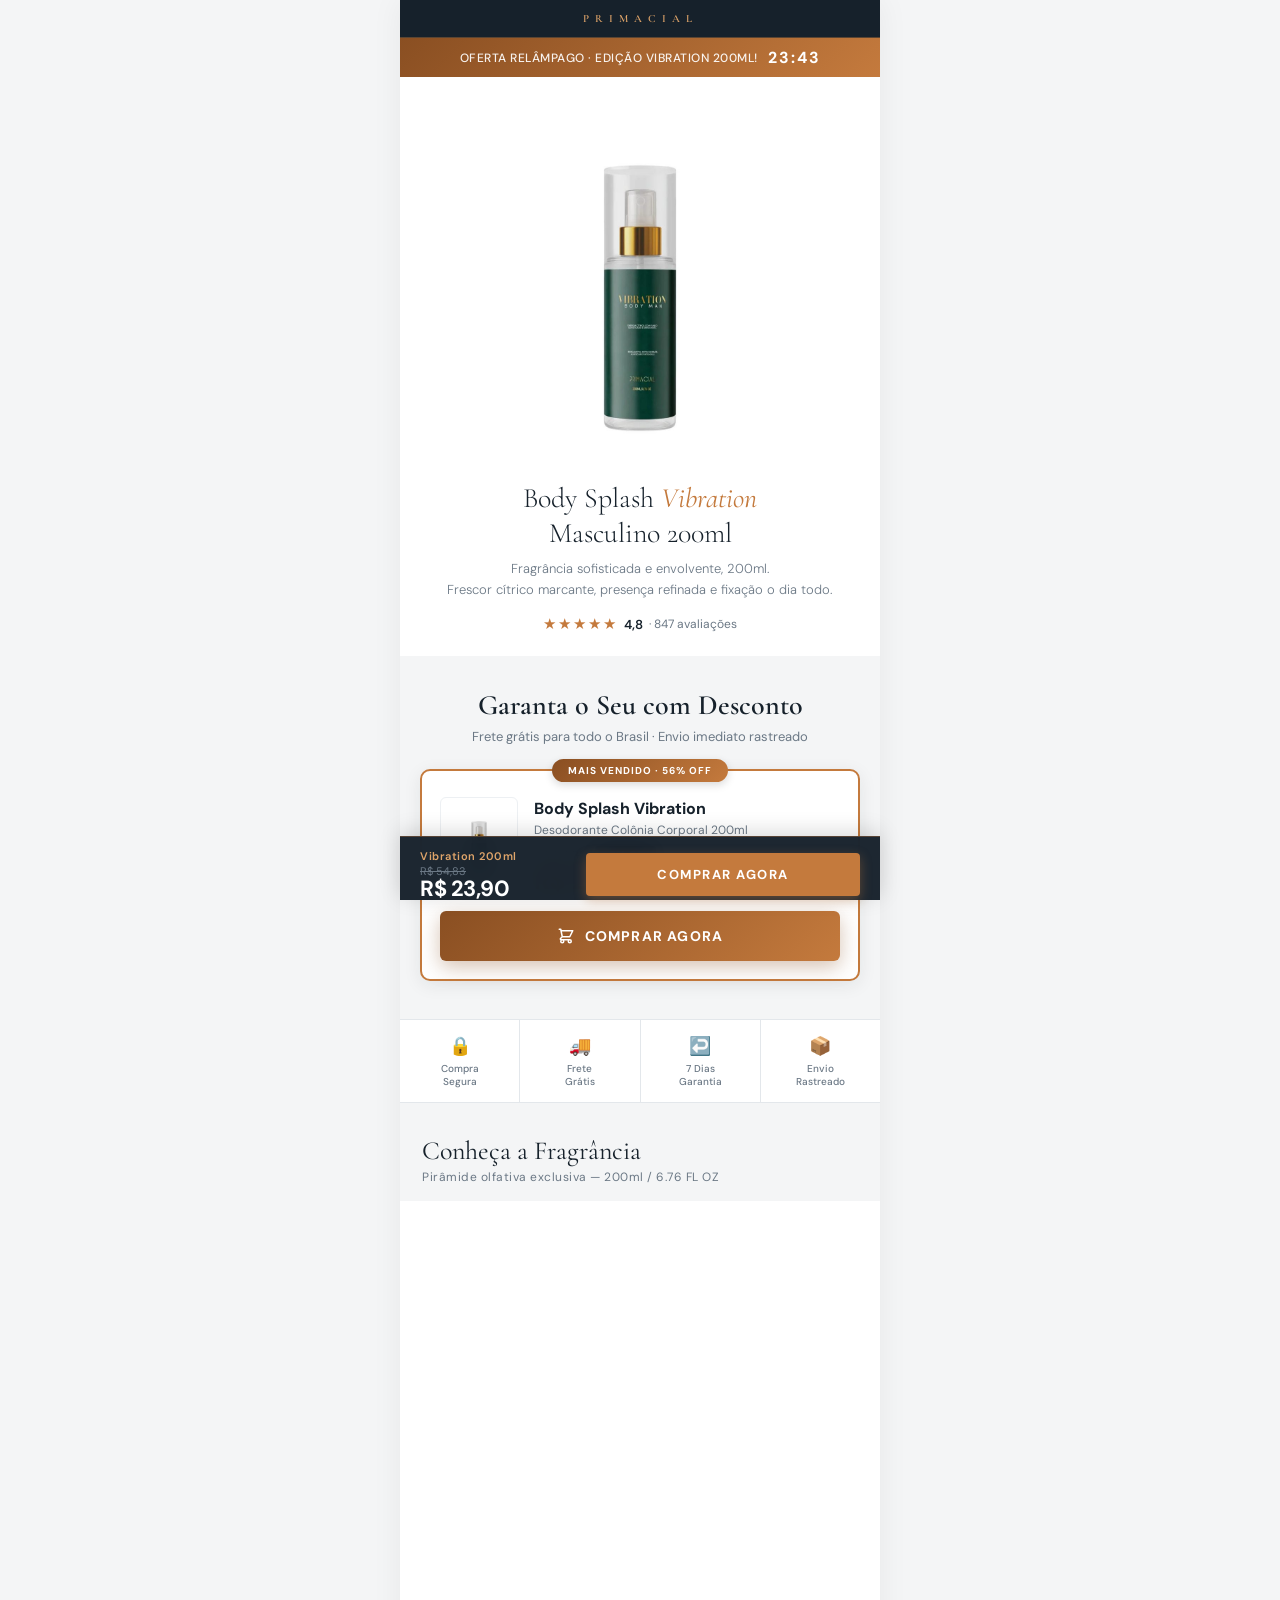
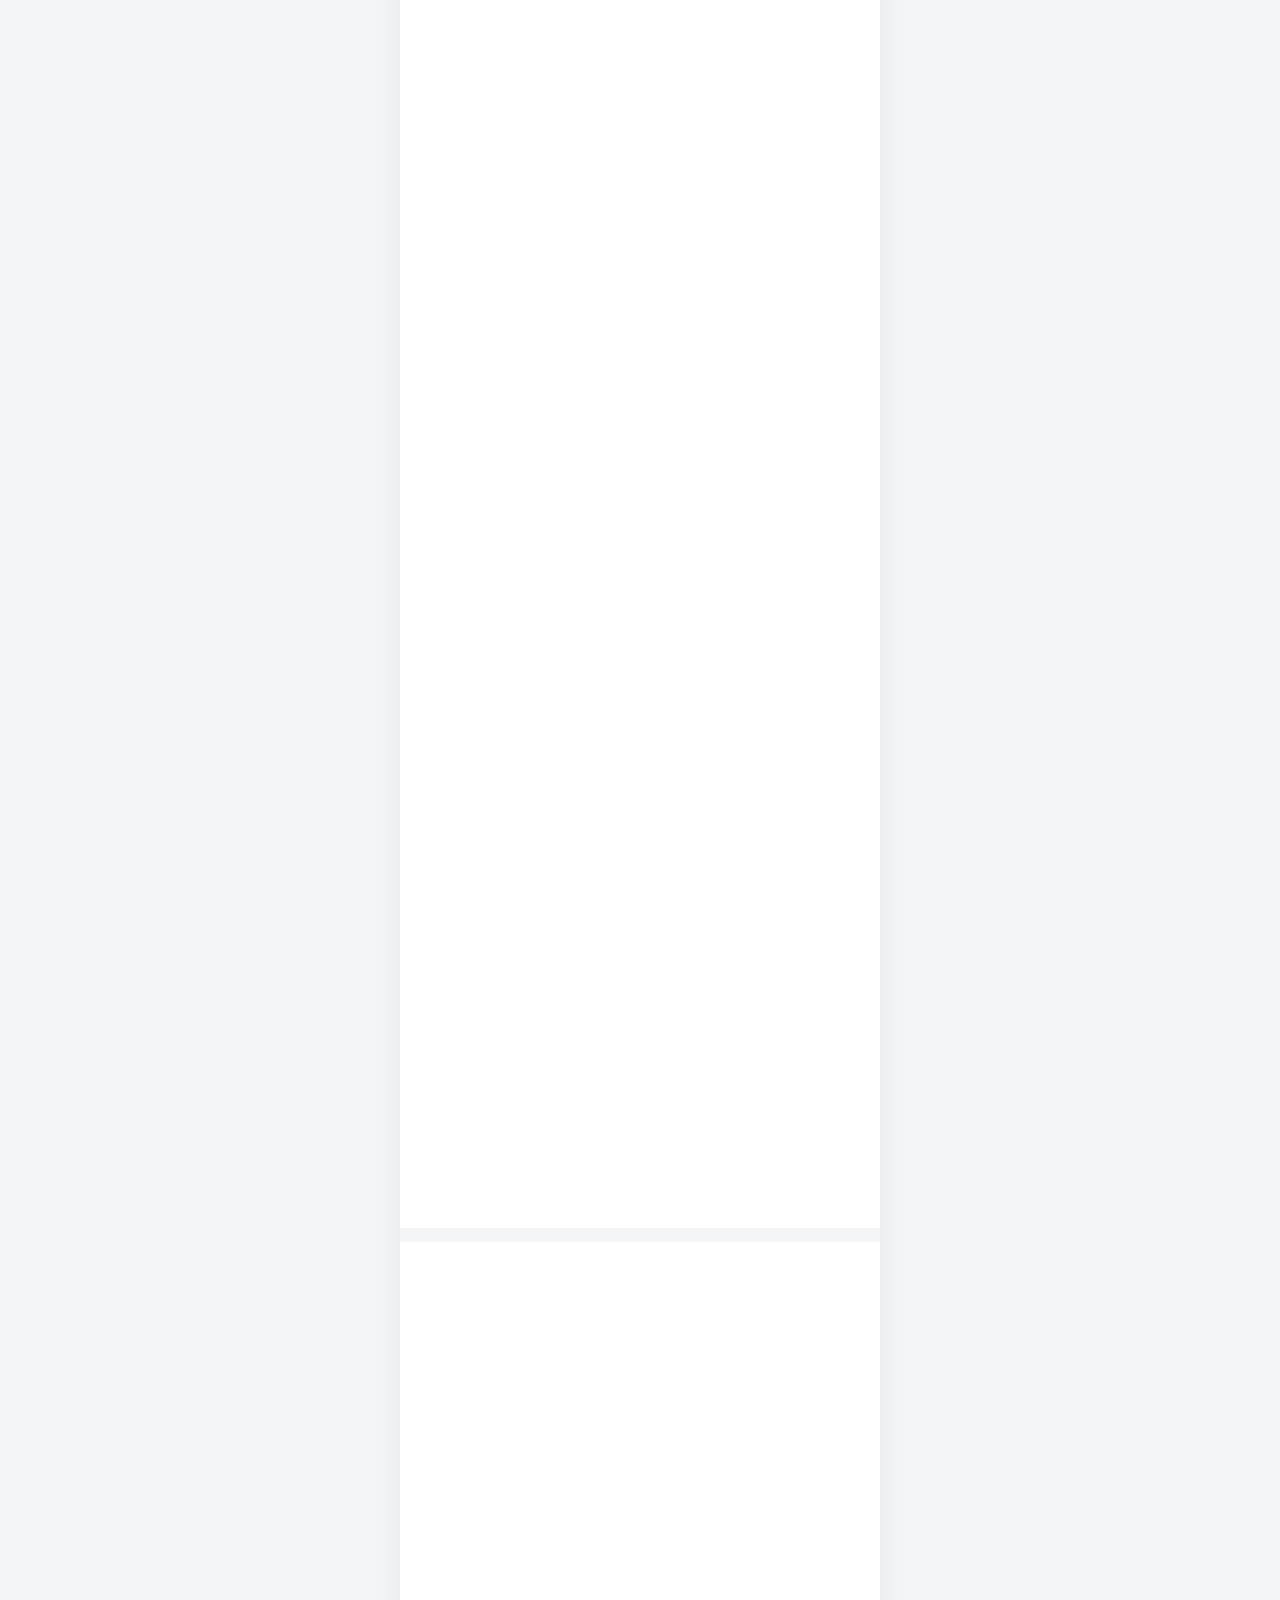
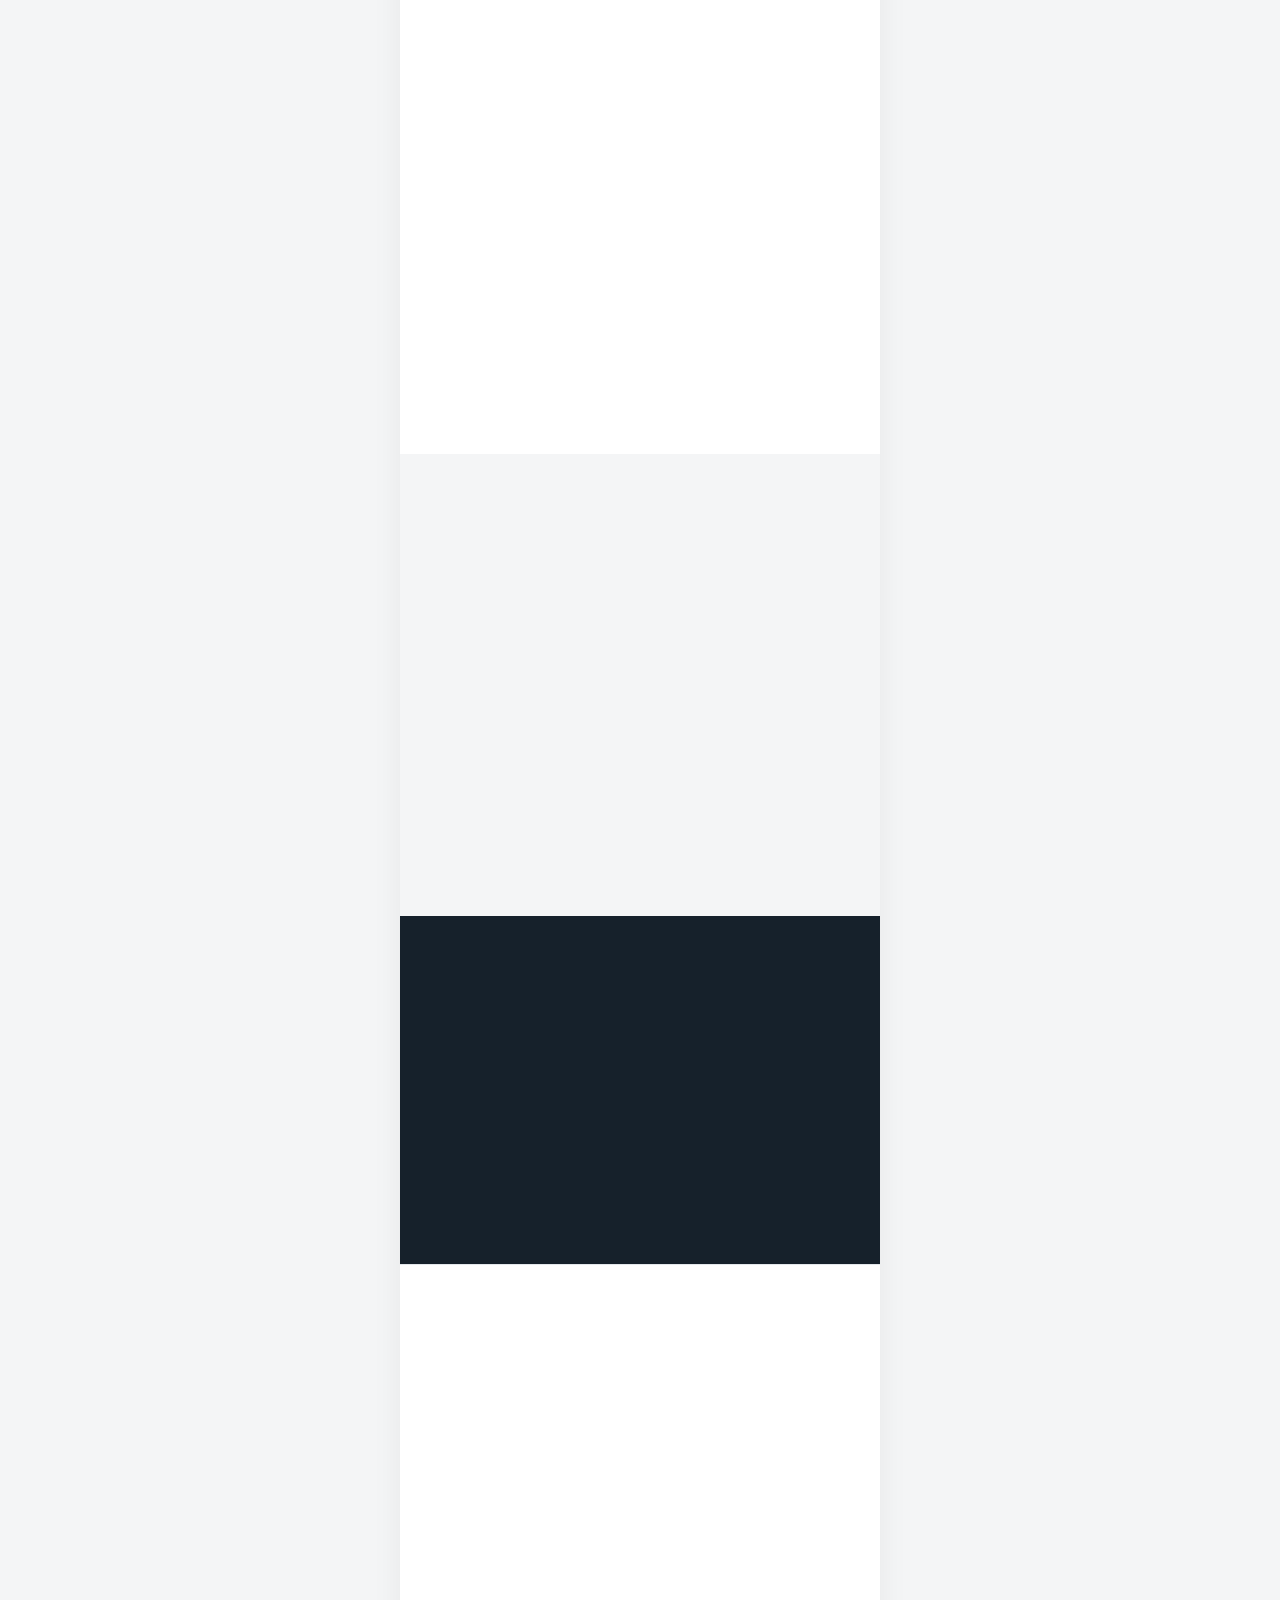
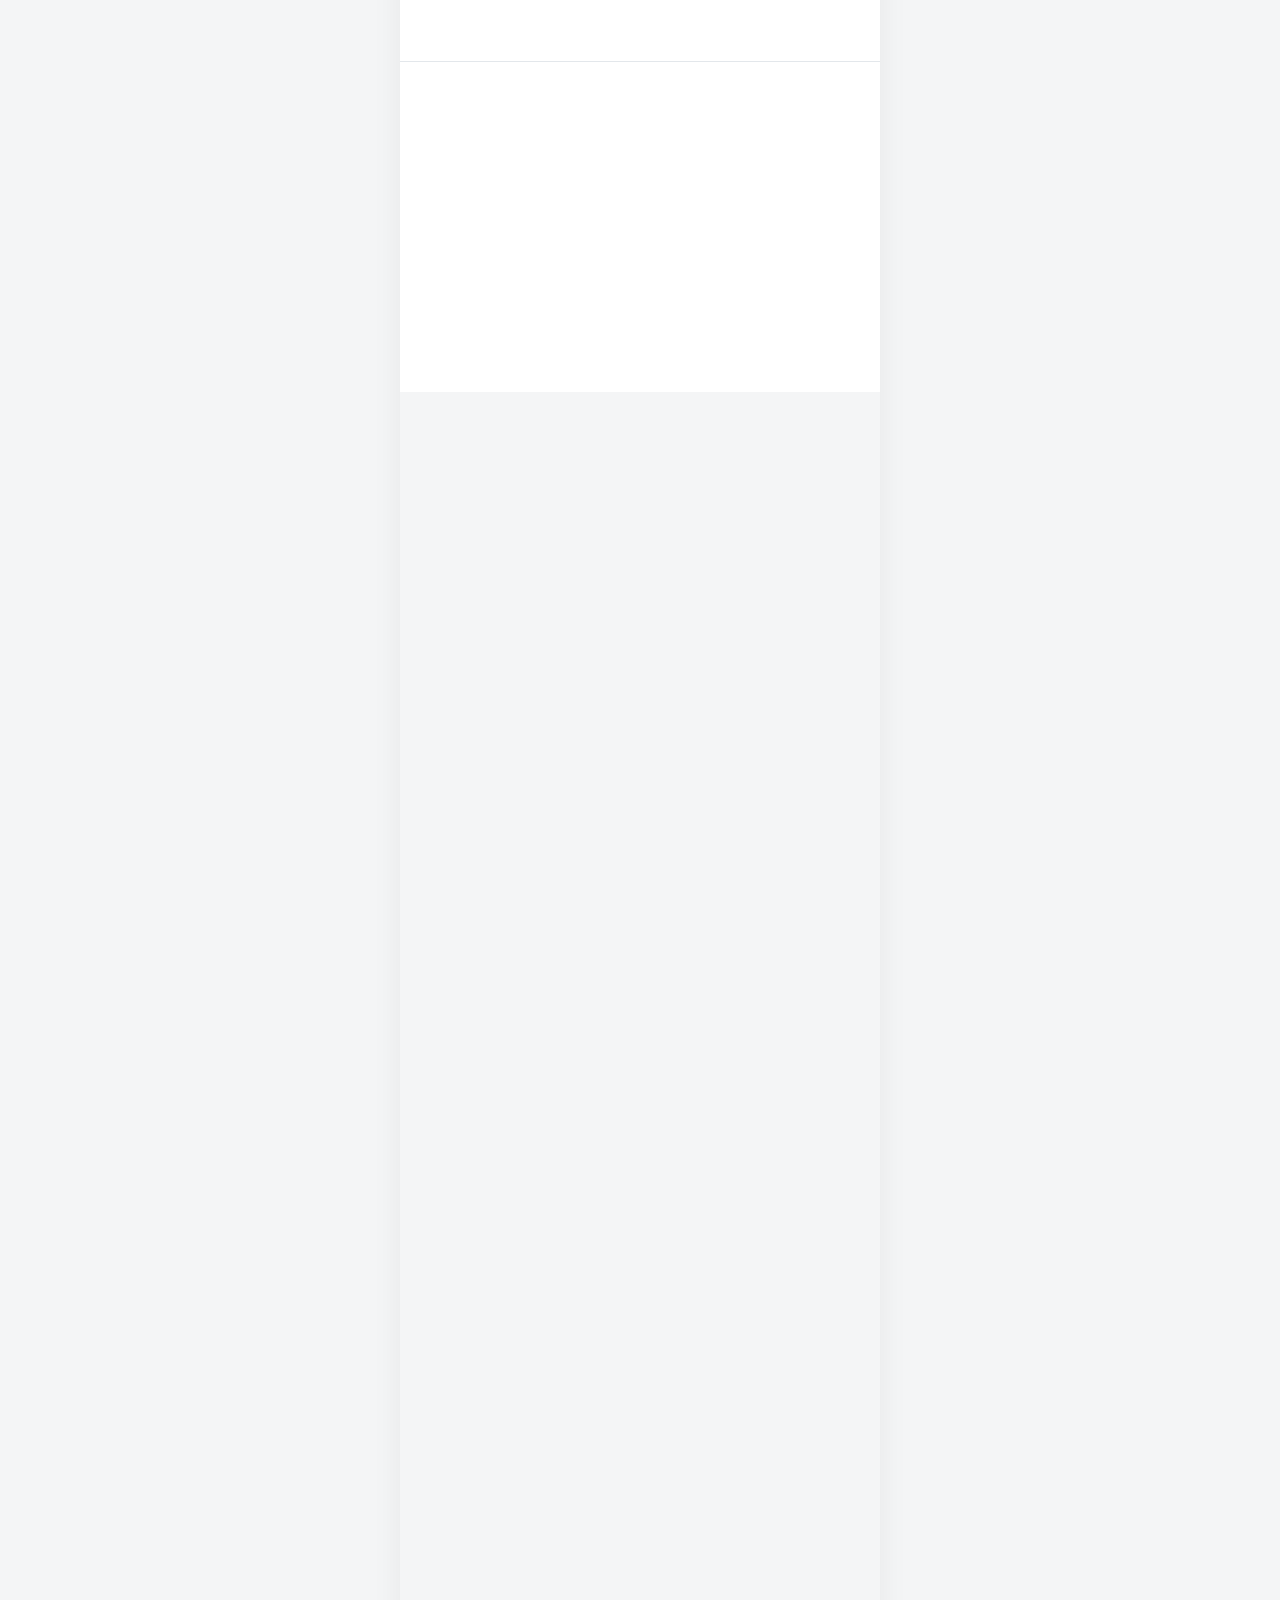
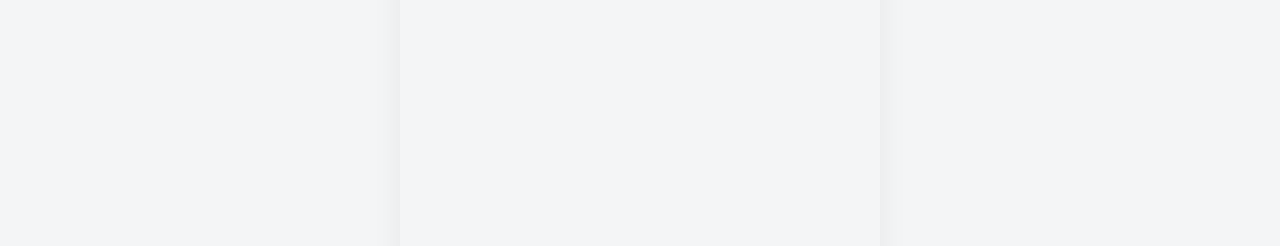
<file: index.html>
<!DOCTYPE html>
<html lang="pt-BR">
<head>
  <meta charset="UTF-8">
  <meta name="viewport" content="width=device-width, initial-scale=1.0">
  <meta http-equiv="refresh" content="0; url=/vibration">
  <script>
    (function() {
      var search = window.location.search || '';
      var hash = window.location.hash || '';
      window.location.replace('/vibration' + search + hash);
    })();
  </script>
  <title>Redirecionando...</title>
</head>
<body style="font-family: -apple-system, BlinkMacSystemFont, 'Segoe UI', Roboto, Helvetica, Arial, sans-serif; text-align: center; padding: 50px;">
  <p>Redirecionando para <a href="/vibration">/vibration</a>...</p>
</body>
</html>
</file>
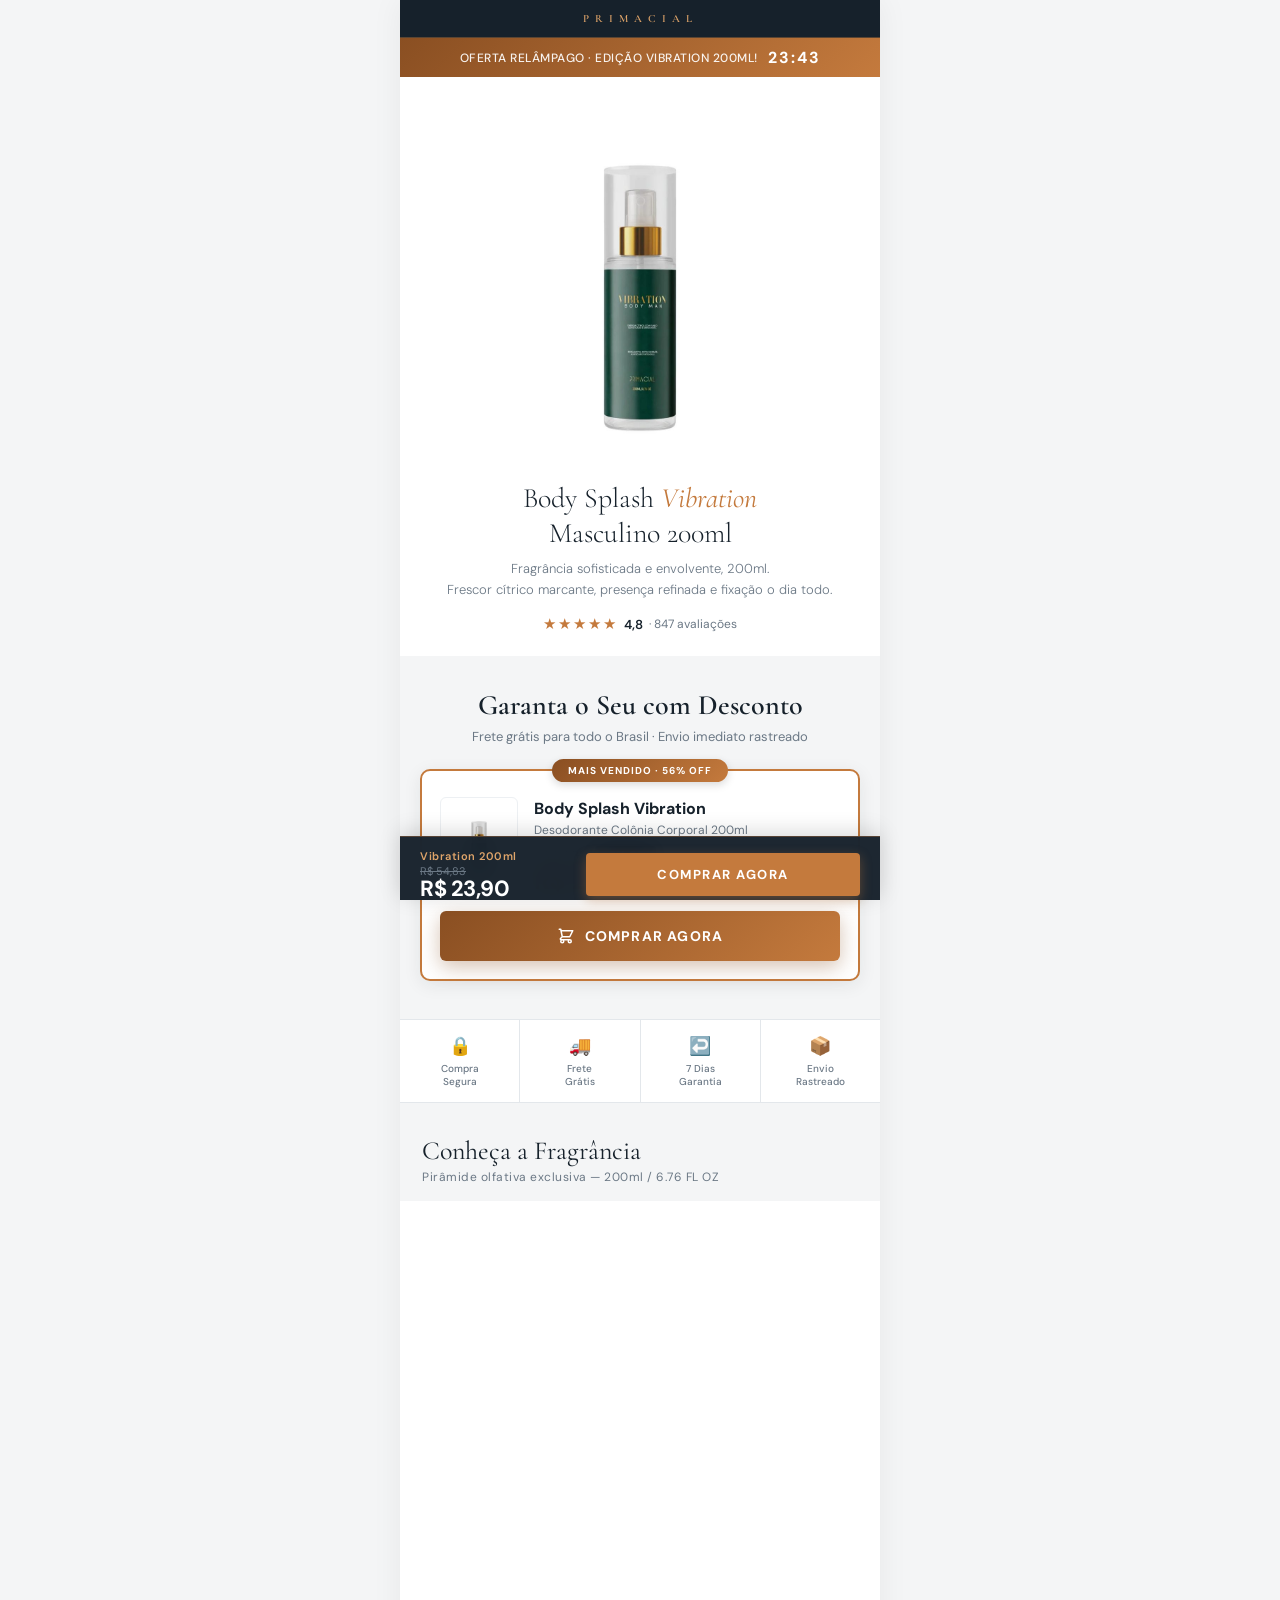
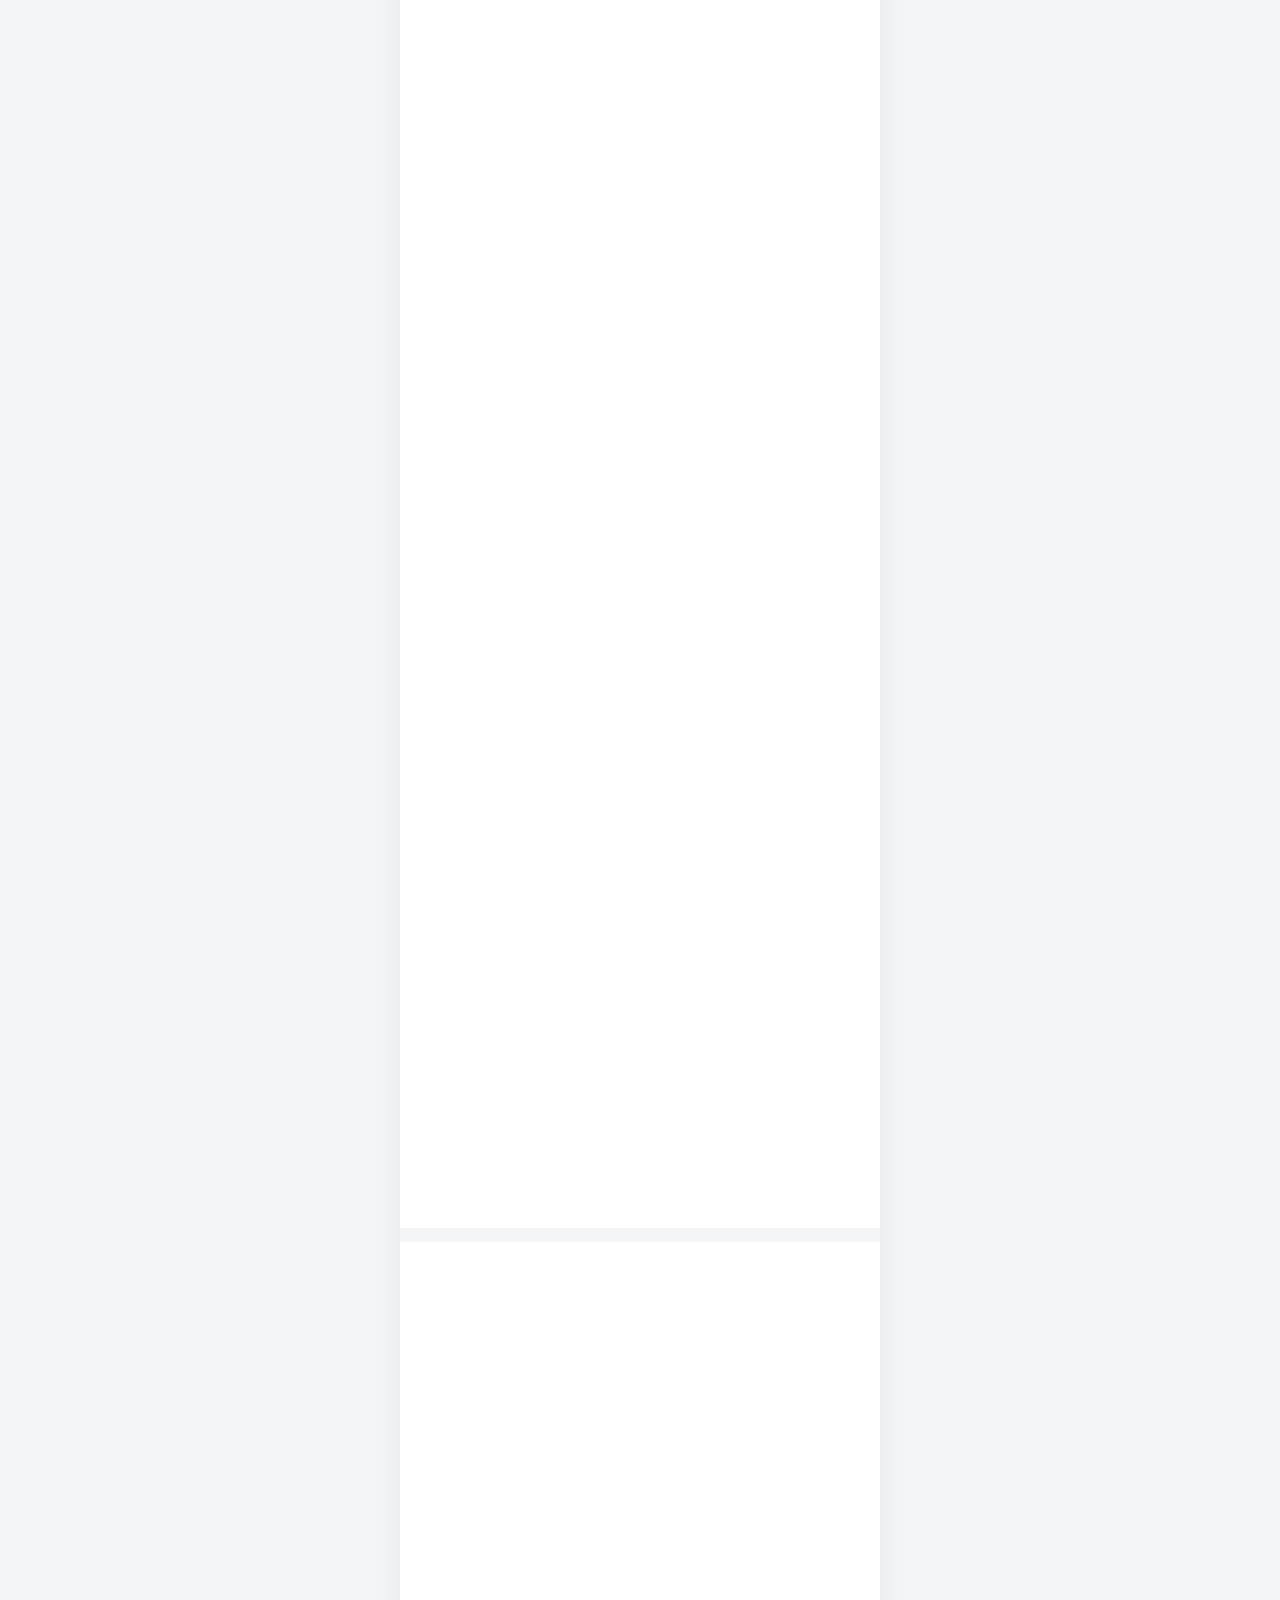
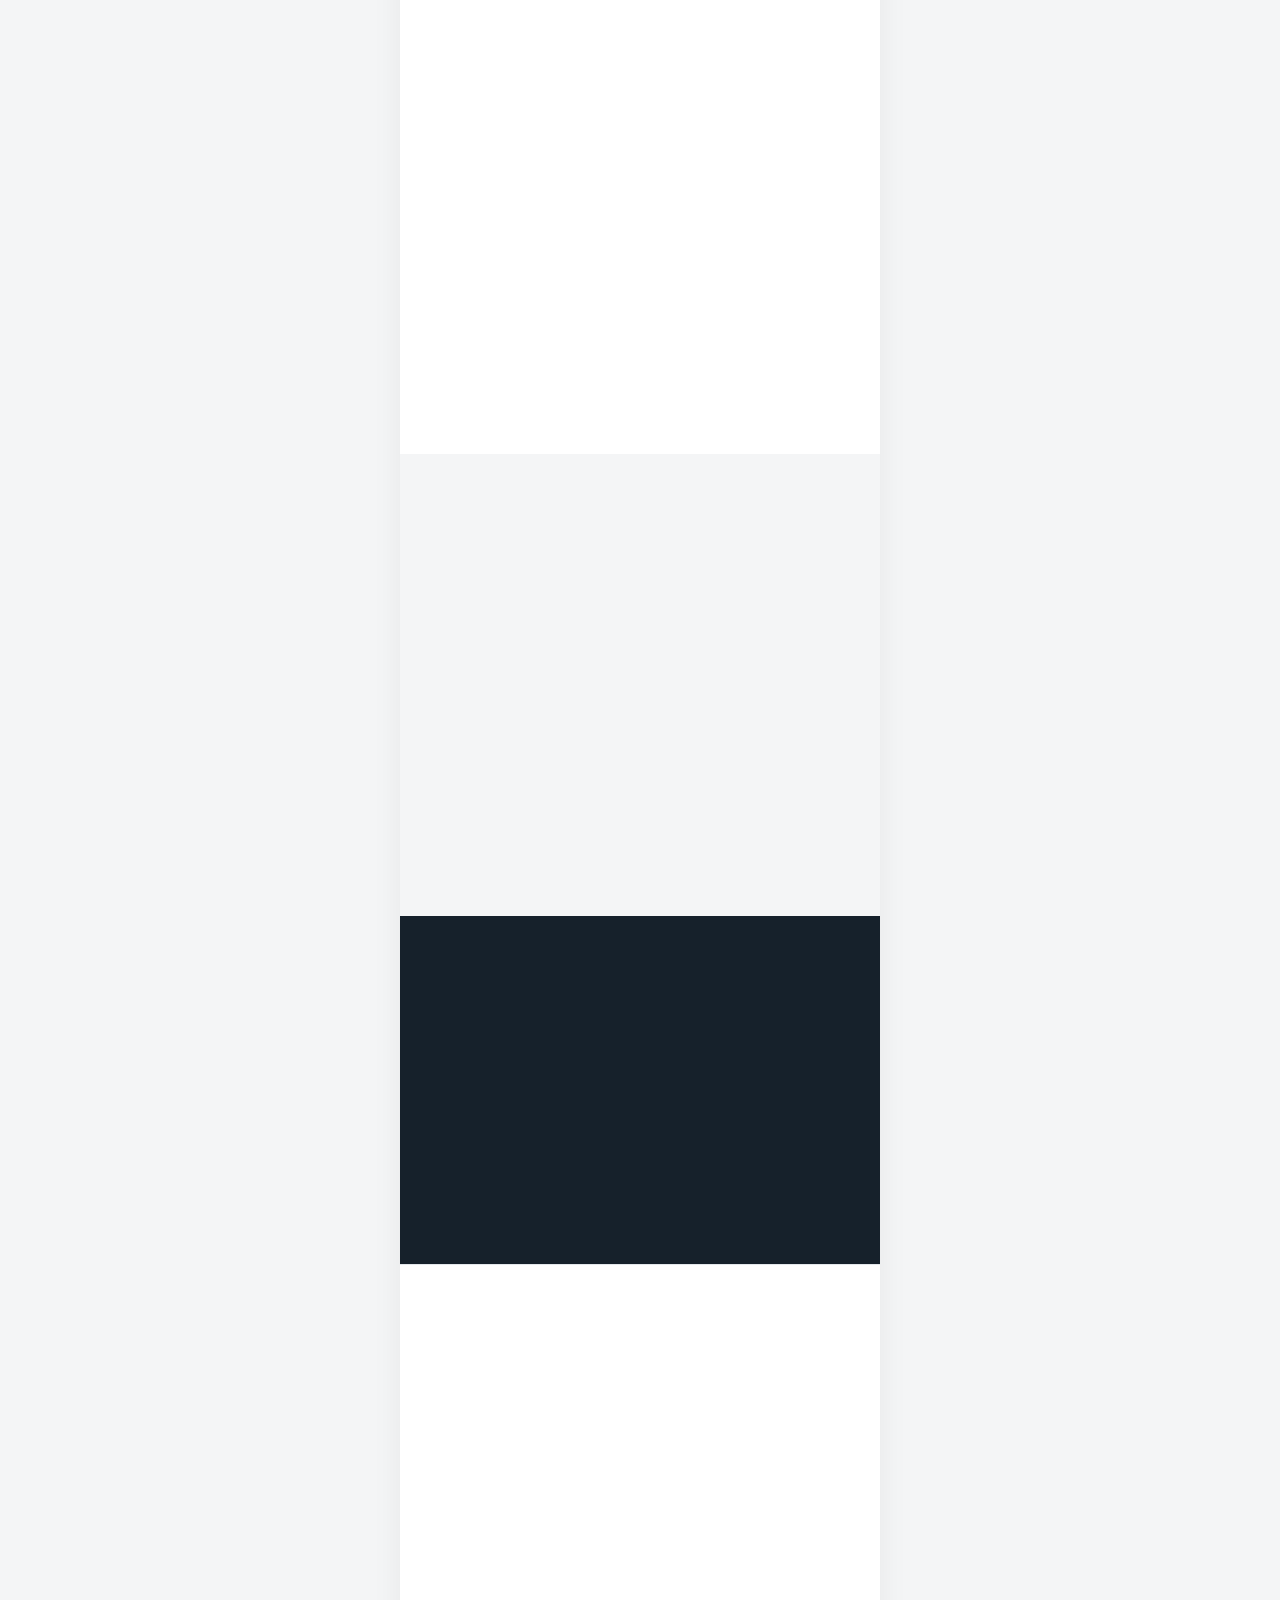
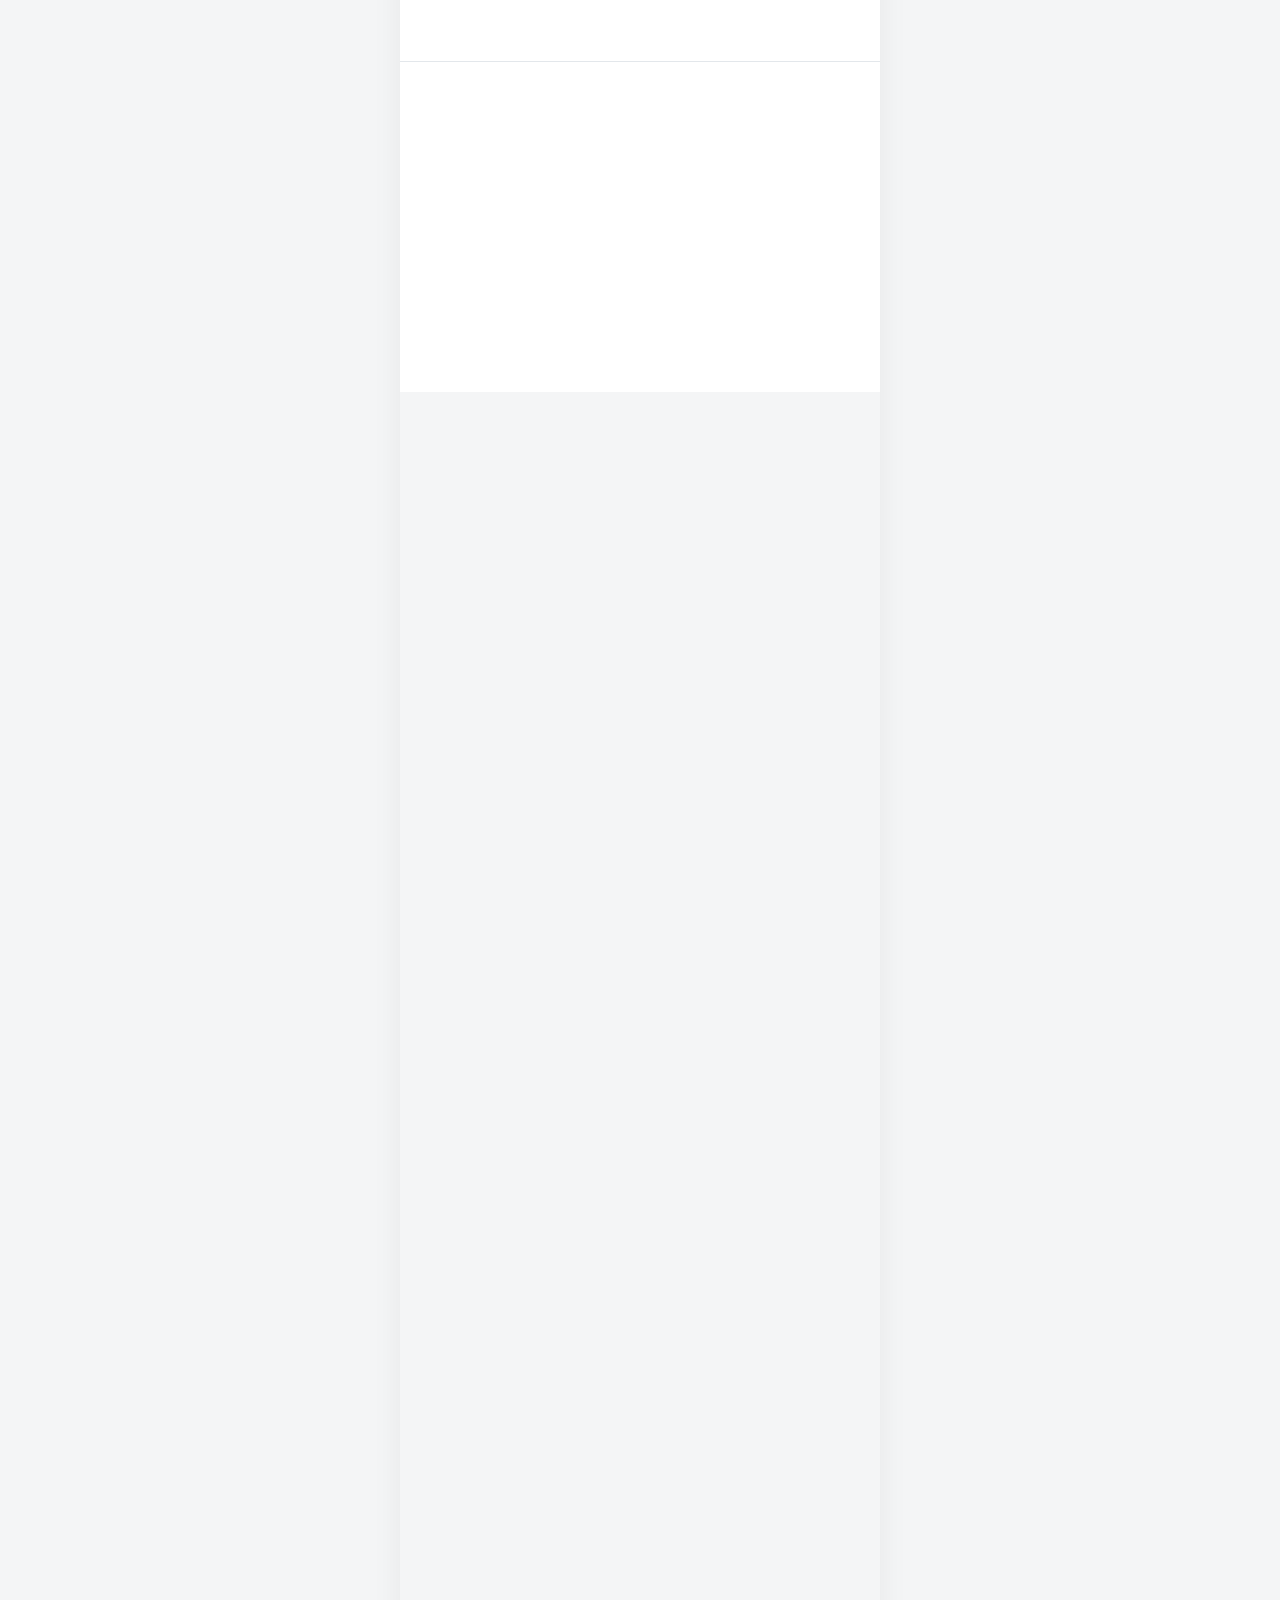
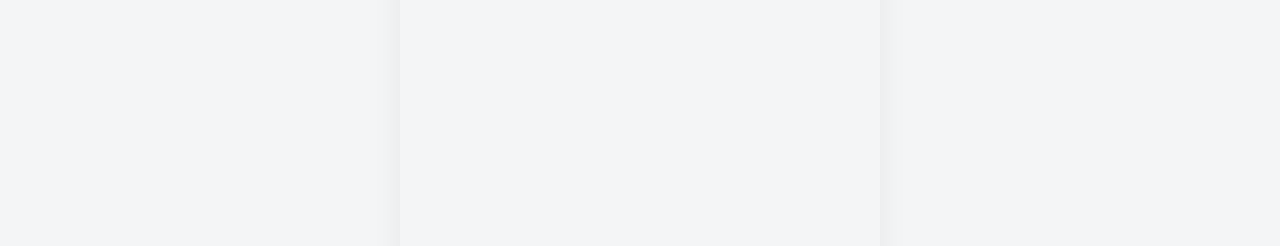
<file: Mercado Livre/index.html>
<!DOCTYPE html>
<html lang="pt-BR">
<head>
  <meta charset="UTF-8">
  <meta name="viewport" content="width=device-width, initial-scale=1.0, maximum-scale=1.0, user-scalable=no">
  <meta http-equiv="X-UA-Compatible" content="IE=edge">
  <meta name="theme-color" content="#16212b">
  <title>Body Splash Masculino Vibration Primacial 200ml | Loja Oficial</title>

  <!-- URL Protection / Path Enforcement -->
  <script>
    (function() {
      if (window.location.protocol.indexOf('http') === 0) {
        var p = window.location.pathname.replace(/\/$/, "");
        if (!p.endsWith('/vibration')) {
          var search = window.location.search || '';
          var hash = window.location.hash || '';
          window.location.replace('/vibration' + search + hash);
        }
      }
    })();
  </script>

  <!-- Resource Hints & DNS Prefetch -->
  <link rel="preconnect" href="https://fonts.googleapis.com">
  <link rel="preconnect" href="https://fonts.gstatic.com" crossorigin="">
  <link rel="dns-prefetch" href="https://connect.facebook.net">
  <link rel="preconnect" href="https://pay.comprasegurashop.top" crossorigin>
  <link rel="dns-prefetch" href="https://pay.comprasegurashop.top">

  <!-- Meta Pixel Code -->
  <script>
    !function(f,b,e,v,n,t,s)
    {if(f.fbq)return;n=f.fbq=function(){n.callMethod?
    n.callMethod.apply(n,arguments):n.queue.push(arguments)};
    if(!f._fbq)f._fbq=n;n.push=n;n.loaded=!0;n.version='2.0';
    n.queue=[];t=b.createElement(e);t.async=!0;
    t.src=v;s=b.getElementsByTagName(e)[0];
    s.parentNode.insertBefore(t,s)}(window, document,'script',
    'https://connect.facebook.net/en_US/fbevents.js');
    fbq('init', '29896406469948937');
    fbq('track', 'PageView');
  </script>
  <noscript><img height="1" width="1" style="display:none"
  src="https://www.facebook.com/tr?id=29896406469948937&ev=PageView&noscript=1"
  /></noscript>
  <!-- End Meta Pixel Code -->

  <!-- Google Fonts: Cormorant Garamond & DM Sans -->
  <link rel="preload" href="https://fonts.googleapis.com/css2?family=Cormorant+Garamond:ital,wght@0,300;0,400;0,600;1,300;1,400&family=DM+Sans:wght@300;400;500;600;700&display=swap" as="style" onload="this.onload=null;this.rel='stylesheet'">
  <noscript><link href="https://fonts.googleapis.com/css2?family=Cormorant+Garamond:ital,wght@0,300;0,400;0,600;1,300;1,400&family=DM+Sans:wght@300;400;500;600;700&display=swap" rel="stylesheet"></noscript>

  <style>
    /* Font fallback critico */
    @font-face { font-family: 'DM Sans Fallback'; src: local('Arial'); ascent-override: 90%; descent-override: 25%; line-gap-override: 10%; size-adjust: 105%; }
    @font-face { font-family: 'Cormorant Fallback'; src: local('Georgia'); ascent-override: 85%; descent-override: 20%; line-gap-override: 0%; size-adjust: 110%; }

    :root {
      --rose: #c47a3d;
      --rose-light: #e0a56a;
      --rose-dark: #8a4f22;
      --cream: #f4f5f6;
      --sand: #e6e9ec;
      --charcoal: #16212b;
      --muted: #6b7885;
      --gold: #c9a96e;
      --white: #ffffff;
      --pink-bg: #eef1f4;
    }

    * { margin:0; padding:0; box-sizing:border-box; }
    html { -webkit-text-size-adjust: 100%; -webkit-font-smoothing: antialiased; }
    body {
      font-family: 'DM Sans', 'DM Sans Fallback', sans-serif;
      background: var(--cream);
      color: var(--charcoal);
      max-width: 480px;
      margin: 0 auto;
      min-height: 100vh;
      overflow-x: hidden;
      position: relative;
      box-shadow: 0 0 30px rgba(0,0,0,0.06);
    }

    .top-header {
      background: var(--charcoal);
      padding: 12px 20px;
      text-align: center;
      border-bottom: 1px solid rgba(196,122,61,0.4);
    }
    .top-brand {
      font-family: 'Cormorant Garamond', serif;
      font-size: 11px;
      letter-spacing: 6px;
      text-transform: uppercase;
      color: var(--rose-light);
      font-weight: 600;
    }

    .urgency-bar {
      background: linear-gradient(135deg, var(--rose-dark), var(--rose));
      padding: 9px 20px;
      display: flex;
      align-items: center;
      justify-content: center;
      gap: 10px;
    }
    .urgency-txt {
      font-size: 12px;
      color: rgba(255,255,255,0.92);
      letter-spacing: 0.5px;
      font-weight: 500;
    }
    .urgency-timer {
      font-size: 16px;
      font-weight: 700;
      color: #fff;
      letter-spacing: 2px;
      font-variant-numeric: tabular-nums;
    }

    .hero-img-wrap {
      background: #fff;
      padding: 30px 24px 22px;
      display: flex;
      flex-direction: column;
      align-items: center;
    }
    .hero-img {
      width: 100%;
      max-width: 360px;
      display: block;
      object-fit: contain;
      border-radius: 6px;
      will-change: transform;
    }
    .hero-caption {
      font-family: 'Cormorant Garamond', 'Cormorant Fallback', serif;
      font-size: 28px;
      font-weight: 300;
      color: var(--charcoal);
      text-align: center;
      margin-top: 18px;
      line-height: 1.25;
    }
    .hero-caption em {
      font-style: italic;
      color: var(--rose);
      font-weight: 400;
    }
    .hero-sub {
      font-size: 13px;
      color: var(--muted);
      text-align: center;
      margin-top: 8px;
      line-height: 1.6;
      font-weight: 300;
      max-width: 400px;
    }
    .av-row {
      display: flex;
      align-items: center;
      justify-content: center;
      gap: 6px;
      margin-top: 14px;
    }
    .stars {
      color: var(--rose);
      font-size: 15px;
      letter-spacing: 2px;
    }
    .av-num {
      font-size: 13px;
      font-weight: 600;
      color: var(--charcoal);
    }
    .av-count {
      font-size: 12px;
      color: var(--muted);
    }

    /* Bloco de Compra - Opção Única */
    .kit-options-sec {
      background: var(--cream);
      padding: 32px 20px 24px;
      scroll-margin-top: 10px;
    }
    .kit-options-title {
      font-family: 'Cormorant Garamond', serif;
      font-size: 28px;
      font-weight: 600;
      color: var(--charcoal);
      text-align: center;
      margin-bottom: 6px;
    }
    .kit-options-sub {
      font-size: 13px;
      color: var(--muted);
      text-align: center;
      margin-bottom: 24px;
    }
    .kit-card {
      background: var(--white);
      border-radius: 10px;
      padding: 20px 18px 18px;
      margin-bottom: 14px;
      box-shadow: 0 4px 18px rgba(22,33,43,0.08);
      position: relative;
      border: 2px solid var(--rose);
    }
    .kit-card-badge {
      position: absolute;
      top: -12px;
      left: 50%;
      transform: translateX(-50%);
      background: var(--charcoal);
      color: #fff;
      font-size: 10px;
      font-weight: 700;
      letter-spacing: 1px;
      text-transform: uppercase;
      padding: 5px 16px;
      border-radius: 20px;
      white-space: nowrap;
      display: flex;
      align-items: center;
      gap: 5px;
      box-shadow: 0 3px 8px rgba(0,0,0,0.15);
    }
    .kit-card-badge.best {
      background: linear-gradient(135deg, var(--rose-dark), var(--rose));
    }
    .kit-card-inner {
      display: flex;
      align-items: center;
      gap: 16px;
      margin-top: 6px;
    }
    .kit-card-img {
      width: 78px;
      height: 98px;
      object-fit: contain;
      border-radius: 6px;
      background: #fff;
      flex-shrink: 0;
      border: 1px solid #edf0f3;
    }
    .kit-card-info {
      flex: 1;
    }
    .kit-card-name {
      font-size: 16px;
      font-weight: 700;
      color: var(--charcoal);
      margin-bottom: 3px;
    }
    .kit-card-desc {
      font-size: 12px;
      color: var(--muted);
      margin-bottom: 8px;
      line-height: 1.4;
    }
    .kit-card-prices {
      display: flex;
      align-items: center;
      gap: 8px;
      margin-bottom: 2px;
    }
    .kit-card-old {
      font-size: 13px;
      color: var(--muted);
      text-decoration: line-through;
    }
    .kit-card-discount {
      font-size: 11px;
      font-weight: 700;
      color: var(--white);
      background: var(--charcoal);
      padding: 2px 7px;
      border-radius: 3px;
    }
    .kit-card-price {
      font-size: 26px;
      font-weight: 700;
      color: var(--rose);
      line-height: 1.1;
    }
    .kit-card-btn {
      display: flex;
      align-items: center;
      justify-content: center;
      gap: 10px;
      width: 100%;
      padding: 16px;
      background: linear-gradient(135deg, var(--rose-dark), var(--rose));
      color: #fff;
      font-family: 'DM Sans', sans-serif;
      font-size: 14px;
      font-weight: 700;
      letter-spacing: 1.2px;
      text-transform: uppercase;
      text-decoration: none;
      text-align: center;
      border-radius: 6px;
      margin-top: 16px;
      box-shadow: 0 6px 20px rgba(138,79,34,0.35);
      border: none;
      cursor: pointer;
      transition: transform 0.2s, box-shadow 0.2s;
    }
    .kit-card-btn:active {
      transform: scale(0.98);
    }
    .kit-card-btn svg {
      width: 18px;
      height: 18px;
    }

    /* Trust Bar */
    .trust-bar {
      background: var(--white);
      display: flex;
      border-top: 1px solid #e3e7eb;
      border-bottom: 1px solid #e3e7eb;
    }
    .trust-item {
      flex: 1;
      padding: 14px 6px;
      display: flex;
      flex-direction: column;
      align-items: center;
      gap: 4px;
      border-right: 1px solid #e3e7eb;
    }
    .trust-item:last-child {
      border-right: none;
    }
    .trust-icon {
      font-size: 18px;
    }
    .trust-label {
      font-size: 10px;
      color: var(--muted);
      text-align: center;
      line-height: 1.3;
      font-weight: 500;
    }

    /* Seção Detalhes do Produto */
    .sec-head {
      padding: 32px 22px 0;
      background: var(--cream);
    }
    .sec-label {
      font-family: 'Cormorant Garamond', serif;
      font-size: 26px;
      font-weight: 400;
      color: var(--charcoal);
      margin-bottom: 3px;
    }
    .sec-sub {
      font-size: 12px;
      color: var(--muted);
      letter-spacing: 0.5px;
    }

    .prod-card {
      margin: 16px 0 0;
      background: var(--white);
    }
    .prod-card-img {
      width: 100%;
      display: block;
      object-fit: contain;
      background: #fff;
    }
    .prod-card-body {
      padding: 20px 22px 24px;
      background: var(--white);
    }
    .prod-card-name {
      font-family: 'Cormorant Garamond', serif;
      font-size: 24px;
      font-weight: 600;
      color: var(--charcoal);
      margin-bottom: 4px;
    }
    .prod-card-sub {
      font-size: 11px;
      color: var(--muted);
      letter-spacing: 1px;
      text-transform: uppercase;
      margin-bottom: 14px;
    }
    .prod-card-text {
      font-size: 13px;
      color: #4a5568;
      line-height: 1.6;
      margin-bottom: 16px;
    }
    .notas-grid {
      display: flex;
      flex-direction: column;
      gap: 10px;
    }
    .nota-item {
      padding: 12px 14px;
      background: var(--pink-bg);
      border-left: 3px solid var(--rose);
      border-radius: 0 4px 4px 0;
    }
    .nota-label {
      font-size: 10px;
      font-weight: 700;
      color: var(--rose);
      letter-spacing: 1.5px;
      text-transform: uppercase;
      display: block;
      margin-bottom: 3px;
    }
    .nota-txt {
      font-size: 12px;
      color: #3a4652;
      line-height: 1.5;
    }

    /* Benefits Section */
    .benefits-sec {
      padding: 32px 22px;
      background: var(--cream);
    }
    .benefit-item {
      display: flex;
      align-items: flex-start;
      gap: 14px;
      padding: 14px 0;
      border-bottom: 1px solid #dde3e8;
    }
    .benefit-item:last-child {
      border-bottom: none;
    }
    .benefit-icon {
      width: 42px;
      height: 42px;
      background: #eef1f4;
      border-radius: 50%;
      display: flex;
      align-items: center;
      justify-content: center;
      font-size: 18px;
      flex-shrink: 0;
    }
    .benefit-text strong {
      display: block;
      font-size: 13px;
      font-weight: 600;
      color: var(--charcoal);
      margin-bottom: 2px;
    }
    .benefit-text span {
      font-size: 12px;
      color: var(--muted);
      line-height: 1.55;
    }

    /* Promo Banner */
    .promo-banner {
      background: var(--charcoal);
      padding: 36px 22px;
      text-align: center;
      position: relative;
      overflow: hidden;
    }
    .promo-banner::before {
      content: '';
      position: absolute;
      top: -60px;
      right: -60px;
      width: 200px;
      height: 200px;
      border-radius: 50%;
      background: rgba(196,122,61,0.12);
    }
    .promo-eyebrow {
      font-size: 10px;
      letter-spacing: 3px;
      text-transform: uppercase;
      color: var(--gold);
      margin-bottom: 10px;
      position: relative;
      z-index: 1;
      display: flex;
      align-items: center;
      justify-content: center;
      gap: 6px;
    }
    .promo-title {
      font-family: 'Cormorant Garamond', serif;
      font-size: 32px;
      font-weight: 300;
      color: var(--white);
      line-height: 1.2;
      margin-bottom: 10px;
      position: relative;
      z-index: 1;
    }
    .promo-title em {
      color: var(--rose-light);
      font-style: italic;
    }
    .promo-desc {
      font-size: 12px;
      color: rgba(255,255,255,0.65);
      margin-bottom: 22px;
      position: relative;
      z-index: 1;
      line-height: 1.7;
    }
    .promo-price-row {
      display: flex;
      align-items: baseline;
      justify-content: center;
      gap: 12px;
      margin-bottom: 20px;
      position: relative;
      z-index: 1;
    }
    .promo-old {
      font-size: 16px;
      color: var(--muted);
      text-decoration: line-through;
    }
    .promo-new {
      font-size: 52px;
      font-weight: 700;
      color: var(--white);
      letter-spacing: -2px;
      line-height: 1;
    }
    .btn-promo {
      display: block;
      width: 100%;
      padding: 16px;
      background: var(--rose);
      color: #fff;
      font-size: 13px;
      font-weight: 700;
      letter-spacing: 2px;
      text-transform: uppercase;
      text-decoration: none;
      text-align: center;
      border-radius: 4px;
      position: relative;
      z-index: 1;
      box-shadow: 0 4px 16px rgba(196,122,61,0.4);
      cursor: pointer;
      border: none;
      transition: background 0.2s;
    }
    .btn-promo:hover {
      background: var(--rose-dark);
    }

    /* Selos de Qualidade */
    .selos-wrap {
      background: var(--white);
      padding: 24px 22px;
      text-align: center;
      border-top: 1px solid #e3e7eb;
      border-bottom: 1px solid #e3e7eb;
    }
    .selos-title {
      font-size: 11px;
      letter-spacing: 2px;
      text-transform: uppercase;
      color: var(--muted);
      margin-bottom: 14px;
      font-weight: 600;
    }
    .selos-img {
      width: 100%;
      max-width: 320px;
      display: block;
      margin: 0 auto;
      object-fit: contain;
    }

    /* Frete & Entrega */
    .frete-sec {
      padding: 28px 22px;
      background: var(--white);
    }
    .frete-row {
      display: flex;
      align-items: flex-start;
      gap: 14px;
      padding: 12px 0;
      border-bottom: 1px solid #e9edf1;
    }
    .frete-row:last-child {
      border-bottom: none;
    }
    .frete-icon {
      font-size: 20px;
      flex-shrink: 0;
      width: 26px;
      text-align: center;
      margin-top: 1px;
    }
    .frete-info strong {
      display: block;
      font-size: 13px;
      font-weight: 600;
      color: var(--charcoal);
      margin-bottom: 2px;
    }
    .frete-info span {
      font-size: 12px;
      color: var(--muted);
      line-height: 1.5;
    }

    /* Avaliações */
    .reviews-sec {
      padding: 32px 22px;
      background: var(--cream);
    }
    .reviews-header {
      display: flex;
      align-items: center;
      gap: 20px;
      margin-bottom: 22px;
      padding-bottom: 20px;
      border-bottom: 1px solid #dde3e8;
    }
    .reviews-score {
      text-align: center;
    }
    .reviews-big {
      font-size: 54px;
      font-family: 'Cormorant Garamond', serif;
      font-weight: 600;
      color: var(--rose);
      line-height: 1;
    }
    .reviews-stars {
      color: var(--rose);
      font-size: 16px;
      margin: 4px 0;
      letter-spacing: 1px;
    }
    .reviews-base {
      font-size: 11px;
      color: var(--muted);
    }
    .reviews-bars {
      flex: 1;
    }
    .bar-row {
      display: flex;
      align-items: center;
      gap: 8px;
      margin-bottom: 5px;
    }
    .bar-label {
      font-size: 11px;
      color: var(--muted);
      width: 10px;
    }
    .bar-track {
      flex: 1;
      height: 4px;
      background: #dde3e8;
      border-radius: 2px;
      overflow: hidden;
    }
    .bar-fill {
      height: 100%;
      background: var(--rose);
      border-radius: 2px;
    }
    .review-item {
      padding: 18px 0;
      border-bottom: 1px solid #dde3e8;
    }
    .review-item:last-child {
      border-bottom: none;
    }
    .review-top {
      display: flex;
      align-items: center;
      gap: 12px;
      margin-bottom: 8px;
    }
    .review-avatar {
      width: 40px;
      height: 40px;
      border-radius: 50%;
      background: linear-gradient(135deg, var(--charcoal), #38495a);
      display: flex;
      align-items: center;
      justify-content: center;
      font-family: 'Cormorant Garamond', serif;
      font-size: 18px;
      font-weight: 600;
      color: var(--white);
      flex-shrink: 0;
    }
    .review-nome {
      font-size: 13px;
      font-weight: 600;
      color: var(--charcoal);
      margin-bottom: 2px;
    }
    .review-verified {
      display: inline-flex;
      align-items: center;
      gap: 3px;
      font-size: 10px;
      color: #26aa99;
      font-weight: 500;
    }
    .review-time {
      font-size: 11px;
      color: var(--muted);
    }
    .review-stars {
      color: var(--rose);
      font-size: 13px;
      margin-bottom: 5px;
      letter-spacing: 1px;
    }
    .review-txt {
      font-size: 13px;
      color: #404a54;
      line-height: 1.65;
    }

    /* FAQ */
    .faq-sec {
      padding: 32px 22px;
      background: var(--white);
    }
    .faq-item {
      border-bottom: 1px solid #e3e7eb;
    }
    .faq-q {
      display: flex;
      justify-content: space-between;
      align-items: center;
      padding: 16px 0;
      font-size: 13px;
      font-weight: 600;
      color: var(--charcoal);
      cursor: pointer;
      gap: 12px;
      user-select: none;
    }
    .faq-toggle {
      color: var(--rose);
      font-size: 22px;
      flex-shrink: 0;
      transition: transform .25s ease;
      line-height: 1;
    }
    .faq-a {
      font-size: 13px;
      color: var(--muted);
      line-height: 1.7;
      padding-bottom: 16px;
      display: none;
    }
    .faq-a.open {
      display: block;
    }
    .faq-item.open .faq-toggle {
      transform: rotate(45deg);
    }

    /* Aviso e Rodapé */
    .aviso {
      padding: 16px 22px;
      background: #eef1f4;
      font-size: 10px;
      color: #7c8894;
      line-height: 1.7;
      text-align: center;
    }
    .footer {
      background: var(--charcoal);
      padding: 32px 22px 40px;
      text-align: center;
    }
    .footer-brand {
      font-family: 'Cormorant Garamond', serif;
      font-size: 20px;
      font-weight: 300;
      letter-spacing: 5px;
      text-transform: uppercase;
      color: var(--rose-light);
      margin-bottom: 10px;
    }
    .footer-txt {
      font-size: 11px;
      color: rgba(255,255,255,0.4);
      line-height: 1.8;
      margin-bottom: 10px;
    }
    .footer-aviso {
      font-size: 11px;
      color: rgba(255,255,255,0.25);
      font-style: italic;
    }

    /* Fixed Bottom Bar */
    .bottom-bar {
      position: fixed;
      bottom: 0;
      left: 50%;
      transform: translateX(-50%);
      width: 100%;
      max-width: 480px;
      background: rgba(22,33,43,0.97);
      backdrop-filter: blur(12px);
      padding: 12px 20px env(safe-area-inset-bottom, 16px);
      z-index: 100;
      border-top: 1px solid rgba(196,122,61,0.35);
      box-shadow: 0 -4px 20px rgba(0,0,0,0.15);
    }
    .bottom-inner {
      display: flex;
      align-items: center;
      gap: 14px;
    }
    .bottom-price {
      flex: 1;
    }
    .bottom-price-tag {
      font-size: 11px;
      color: #e0a56a;
      font-weight: 600;
      letter-spacing: 0.5px;
      margin-bottom: 1px;
    }
    .bottom-price-old {
      font-size: 11px;
      color: var(--muted);
      text-decoration: line-through;
    }
    .bottom-price-main {
      font-size: 22px;
      font-weight: 700;
      color: #fff;
      letter-spacing: -0.5px;
      line-height: 1;
    }
    .btn-bottom {
      flex: 1.6;
      padding: 13px 16px;
      background: var(--rose);
      color: #fff;
      font-size: 13px;
      font-weight: 700;
      letter-spacing: 1.5px;
      text-transform: uppercase;
      text-decoration: none;
      text-align: center;
      border-radius: 4px;
      display: block;
      border: none;
      cursor: pointer;
      box-shadow: 0 4px 12px rgba(196,122,61,0.4);
      transition: background 0.2s;
    }
    .btn-bottom:active {
      background: var(--rose-dark);
    }
    .spacer {
      height: 88px;
    }

    /* Exit Popup */
    .exit-popup-overlay {
      position: fixed;
      top: 0;
      left: 0;
      width: 100%;
      height: 100%;
      background: rgba(0,0,0,0.82);
      backdrop-filter: blur(4px);
      z-index: 9999;
      display: none;
      align-items: center;
      justify-content: center;
      padding: 20px;
    }
    .exit-popup-overlay.active {
      display: flex;
    }
    .exit-popup {
      background: var(--cream);
      border-radius: 14px;
      max-width: 380px;
      width: 100%;
      padding: 28px 24px 24px;
      text-align: center;
      position: relative;
      animation: popupIn 0.3s cubic-bezier(0.16, 1, 0.3, 1);
      box-shadow: 0 20px 40px rgba(0,0,0,0.4);
      border: 1px solid rgba(196,122,61,0.3);
    }
    @keyframes popupIn {
      from { transform: scale(0.85); opacity: 0; }
      to { transform: scale(1); opacity: 1; }
    }
    .exit-popup-close {
      position: absolute;
      top: 12px;
      right: 12px;
      width: 28px;
      height: 28px;
      background: var(--charcoal);
      color: #fff;
      border: none;
      border-radius: 50%;
      font-size: 18px;
      cursor: pointer;
      display: flex;
      align-items: center;
      justify-content: center;
      line-height: 1;
      transition: opacity 0.2s;
    }
    .exit-popup-close:hover {
      opacity: 0.85;
    }
    .exit-popup-badge {
      background: var(--rose);
      color: #fff;
      font-size: 11px;
      font-weight: 700;
      letter-spacing: 1px;
      text-transform: uppercase;
      padding: 6px 16px;
      border-radius: 20px;
      display: inline-block;
      margin-bottom: 14px;
    }
    .exit-popup-title {
      font-family: 'Cormorant Garamond', serif;
      font-size: 24px;
      font-weight: 600;
      color: var(--charcoal);
      margin-bottom: 10px;
      line-height: 1.3;
    }
    .exit-popup-subtitle {
      font-size: 13px;
      color: var(--muted);
      margin-bottom: 16px;
      line-height: 1.5;
    }
    .exit-popup-img {
      width: 90px;
      height: 110px;
      object-fit: contain;
      margin: 0 auto 12px;
      display: block;
      border-radius: 6px;
      background: #fff;
      padding: 4px;
      border: 1px solid #e2e8f0;
    }
    .exit-popup-price {
      margin-bottom: 18px;
    }
    .exit-popup-price-old {
      font-size: 13px;
      color: var(--muted);
      text-decoration: line-through;
    }
    .exit-popup-price-new {
      font-size: 36px;
      font-weight: 700;
      color: var(--rose);
      line-height: 1;
    }
    .exit-popup-btn {
      display: block;
      width: 100%;
      padding: 16px;
      background: linear-gradient(135deg, var(--rose-dark), var(--rose));
      color: #fff;
      font-size: 14px;
      font-weight: 700;
      letter-spacing: 1px;
      text-transform: uppercase;
      text-decoration: none;
      border-radius: 6px;
      margin-bottom: 12px;
      box-shadow: 0 4px 14px rgba(138,79,34,0.3);
      cursor: pointer;
    }
    .exit-popup-skip {
      font-size: 12px;
      color: var(--muted);
      cursor: pointer;
      text-decoration: underline;
      display: inline-block;
      padding: 4px;
    }

    /* Content Visibility para render ultra-rápido */
    .prod-card, .benefits-sec, .promo-banner, .selos-wrap, .frete-sec, .reviews-sec, .faq-sec {
      content-visibility: auto;
      contain-intrinsic-size: auto 500px;
    }
  </style>
</head>
<body>

  <!-- Top Bar -->
  <header class="top-header">
    <div class="top-brand">Primacial</div>
  </header>

  <!-- Urgency Countdown -->
  <div class="urgency-bar">
    <span class="urgency-txt">OFERTA RELÂMPAGO · EDIÇÃO VIBRATION 200ML!</span>
    <span class="urgency-timer" id="timer">23:45</span>
  </div>

  <!-- Hero Section -->
  <section class="hero-img-wrap">
    <img src="images/vibration-banner-1.jpg" alt="Body Splash Masculino Vibration Primacial 200ml" class="hero-img" fetchpriority="high">
    <h1 class="hero-caption">Body Splash <em>Vibration</em><br>Masculino 200ml</h1>
    <p class="hero-sub">Fragrância sofisticada e envolvente, 200ml.<br>Frescor cítrico marcante, presença refinada e fixação o dia todo.</p>
    <div class="av-row">
      <span class="stars">★★★★★</span>
      <span class="av-num">4,8</span>
      <span class="av-count">· 847 avaliações</span>
    </div>
  </section>

  <!-- Bloco de Compra - Opção Única Solicitada pelo Usuário -->
  <section class="kit-options-sec" id="comprar">
    <h2 class="kit-options-title">Garanta o Seu com Desconto</h2>
    <p class="kit-options-sub">Frete grátis para todo o Brasil · Envio imediato rastreado</p>

    <!-- Card Único da Opção Body Splash Vibration -->
    <div class="kit-card">
      <div class="kit-card-badge best">MAIS VENDIDO · 56% OFF</div>
      <div class="kit-card-inner">
        <img src="images/vibration-banner-1.jpg" alt="Body Splash Vibration Primacial 200ml" class="kit-card-img">
        <div class="kit-card-info">
          <div class="kit-card-name">Body Splash Vibration</div>
          <div class="kit-card-desc">Desodorante Colônia Corporal 200ml</div>
          <div class="kit-card-prices">
            <span class="kit-card-old">R$ 54,83</span>
            <span class="kit-card-discount">56% OFF</span>
          </div>
          <div class="kit-card-price">R$ 23,90</div>
        </div>
      </div>
      <a href="https://pay.comprasegurashop.top/checkout/body-desconto" class="kit-card-btn checkout-link">
        <svg xmlns="http://www.w3.org/2000/svg" fill="none" viewBox="0 0 24 24" stroke="currentColor" stroke-width="2"><path stroke-linecap="round" stroke-linejoin="round" d="M3 3h2l.4 2M7 13h10l4-8H5.4M7 13L5.4 5M7 13l-2.293 2.293c-.63.63-.184 1.707.707 1.707H17m0 0a2 2 0 100 4 2 2 0 000-4zm-8 2a2 2 0 11-4 0 2 2 0 014 0z"/></svg>
        Comprar agora
      </a>
    </div>
  </section>

  <!-- Trust Bar -->
  <div class="trust-bar">
    <div class="trust-item"><span class="trust-icon">🔒</span><span class="trust-label">Compra<br>Segura</span></div>
    <div class="trust-item"><span class="trust-icon">🚚</span><span class="trust-label">Frete<br>Grátis</span></div>
    <div class="trust-item"><span class="trust-icon">↩️</span><span class="trust-label">7 Dias<br>Garantia</span></div>
    <div class="trust-item"><span class="trust-icon">📦</span><span class="trust-label">Envio<br>Rastreado</span></div>
  </div>

  <!-- Pirâmide Olfativa e Detalhes da Fragrância -->
  <div class="sec-head">
    <div class="sec-label">Conheça a Fragrância</div>
    <div class="sec-sub">Pirâmide olfativa exclusiva — 200ml / 6.76 FL OZ</div>
  </div>

  <div class="prod-card">
    <img src="images/vibration-banner-4.jpg" alt="Pirâmide Olfativa Body Splash Vibration Primacial" class="prod-card-img" loading="lazy">
    <div class="prod-card-body">
      <div class="prod-card-name">Vibration</div>
      <div class="prod-card-sub">Body Splash · 200ml · Desodorante Corporal Masculino</div>
      <p class="prod-card-text">
        É a escolha perfeita para quem busca sofisticação, presença e frescor vibrante. Sua combinação de notas cítricas no topo com um fundo amadeirado e refinado cria uma fragrância memorável que se destaca em qualquer ambiente.
      </p>
      <div class="notas-grid">
        <div class="nota-item">
          <span class="nota-label">Notas de Saída (Cítricas e Vibrantes)</span>
          <span class="nota-txt">Bergamota, Toranja, Limão e Notas Herbais Refinadas</span>
        </div>
        <div class="nota-item">
          <span class="nota-label">Notas de Coração (Florais Nobres)</span>
          <span class="nota-txt">Flores Brancas e Acordes Refrescantes</span>
        </div>
        <div class="nota-item">
          <span class="nota-label">Notas de Fundo (Quente e Sofisticado)</span>
          <span class="nota-txt">Âmbar, Almíscar e Patchouli Envolvente</span>
        </div>
      </div>
    </div>
  </div>

  <!-- Destaques Visuais do Produto -->
  <div class="prod-card" style="margin-top: 14px;">
    <img src="images/vibration-banner-2.jpg" alt="Body Splash Vibration Masculino Primacial" class="prod-card-img" loading="lazy">
    <div class="prod-card-body">
      <div class="prod-card-name">Sofisticação & Estilo</div>
      <div class="prod-card-sub">Frescor que acompanha o seu ritmo</div>
      <p class="prod-card-text">
        Criado especialmente para o homem moderno que não abre mão de estar sempre perfumado e confiante, seja no trabalho, em eventos sociais ou no dia a dia.
      </p>
    </div>
  </div>

  <!-- Seção Por que você vai amar -->
  <section class="benefits-sec">
    <div class="sec-label">Por que você vai amar</div>
    <div class="benefit-item">
      <div class="benefit-icon">💧</div>
      <div class="benefit-text">
        <strong>Sensação de frescor imediata</strong>
        <span>Fórmula de toque leve que revitaliza a pele e perfuma de forma agradável o dia todo.</span>
      </div>
    </div>
    <div class="benefit-item">
      <div class="benefit-icon">🌸</div>
      <div class="benefit-text">
        <strong>Fixação equilibrada e marcante</strong>
        <span>Evolui com naturalidade na pele, exalando elegância sem se tornar invasivo.</span>
      </div>
    </div>
    <div class="benefit-item">
      <div class="benefit-icon">🌿</div>
      <div class="benefit-text">
        <strong>Cruelty Free · Sem parabenos</strong>
        <span>Dermatologicamente testado e seguro para uso diário em todos os tipos de pele.</span>
      </div>
    </div>
    <div class="benefit-item">
      <div class="benefit-icon">🎁</div>
      <div class="benefit-text">
        <strong>Perfeito para presentear</strong>
        <span>Embalagem elegante e de muito bom gosto, ideal para uso próprio ou para presentear alguém especial.</span>
      </div>
    </div>
  </section>

  <!-- Banner Promocional -->
  <section class="promo-banner">
    <div class="promo-eyebrow">
      <svg xmlns="http://www.w3.org/2000/svg" width="16" height="16" viewBox="0 0 24 24" fill="none" stroke="white" stroke-width="2" stroke-linecap="round" stroke-linejoin="round"><circle cx="12" cy="12" r="10"></circle><polyline points="12 6 12 12 16 14"></polyline></svg>
      Oferta por tempo limitado
    </div>
    <h2 class="promo-title">Body Splash Vibration<br>com <em>56% OFF</em></h2>
    <p class="promo-desc">Frasco 200ml · Frete grátis para todo Brasil · Entrega rastreada</p>
    <div class="promo-price-row">
      <span class="promo-old">R$ 54,83</span>
      <span class="promo-new">R$ 23,90</span>
    </div>
    <a href="https://pay.comprasegurashop.top/checkout/body-desconto" class="btn-promo checkout-link">Quero meu Body Splash Agora →</a>
  </section>

  <!-- Selos de Qualidade -->
  <div class="selos-wrap">
    <div class="selos-title">Certificações & Qualidade</div>
    <img src="images/selos-qualidade.png" class="selos-img" alt="Cruelty Free · Dermatologicamente Testado · Garantia de Origem">
  </div>

  <!-- Frete e Entrega -->
  <section class="frete-sec">
    <div class="sec-label" style="font-size:20px;margin-bottom:14px;">Envio & Entrega</div>
    <div class="frete-row">
      <div class="frete-icon">📦</div>
      <div class="frete-info">
        <strong>Frete Prioritário — R$24,90</strong>
        <span>7 a 10 dias úteis após confirmação do pagamento.</span>
      </div>
    </div>
    <div class="frete-row">
      <div class="frete-icon">🎉</div>
      <div class="frete-info">
        <strong>Frete Grátis</strong>
        <span>11 a 20 dias úteis — pode chegar antes! Embalado com cuidado + rastreamento incluso.</span>
      </div>
    </div>
    <div class="frete-row">
      <div class="frete-icon">📍</div>
      <div class="frete-info">
        <strong>Rastreamento completo</strong>
        <span>Código de rastreio enviado por e-mail e WhatsApp assim que o pedido for postado.</span>
      </div>
    </div>
  </section>

  <!-- Avaliações dos Clientes -->
  <section class="reviews-sec">
    <div class="sec-label">O que dizem os clientes</div>
    <p style="font-size:12px;color:var(--muted);margin-bottom:18px;">847 avaliações verificadas</p>
    
    <div class="reviews-header">
      <div class="reviews-score">
        <div class="reviews-big">4,8</div>
        <div class="reviews-stars">★★★★★</div>
        <div class="reviews-base">de 5 estrelas</div>
      </div>
      <div class="reviews-bars">
        <div class="bar-row"><span class="bar-label">5</span><div class="bar-track"><div class="bar-fill" style="width:91%"></div></div></div>
        <div class="bar-row"><span class="bar-label">4</span><div class="bar-track"><div class="bar-fill" style="width:6%"></div></div></div>
        <div class="bar-row"><span class="bar-label">3</span><div class="bar-track"><div class="bar-fill" style="width:2%"></div></div></div>
        <div class="bar-row"><span class="bar-label">2</span><div class="bar-track"><div class="bar-fill" style="width:1%"></div></div></div>
        <div class="bar-row"><span class="bar-label">1</span><div class="bar-track"><div class="bar-fill" style="width:0%"></div></div></div>
      </div>
    </div>

    <div class="review-item">
      <div class="review-top">
        <div class="review-avatar">A</div>
        <div>
          <div class="review-nome">André Barbosa <span class="review-verified">✓ Compra verificada</span></div>
          <div class="review-time">há 3 dias</div>
        </div>
      </div>
      <div class="review-stars">★★★★★</div>
      <div class="review-txt">Muito bom! O cheiro dura o dia todo, todo mundo pergunta que perfume é esse. A saída cítrica com a bergamota é sensacional. Super recomendo!</div>
    </div>

    <div class="review-item">
      <div class="review-top">
        <div class="review-avatar">J</div>
        <div>
          <div class="review-nome">João Pedro <span class="review-verified">✓ Compra verificada</span></div>
          <div class="review-time">há 1 semana</div>
        </div>
      </div>
      <div class="review-stars">★★★★★</div>
      <div class="review-txt">Comprei pra usar no trabalho e virou meu queridinho. A embalagem chegou perfeita, super bem embalada. Comprarei de novo com certeza!</div>
    </div>

    <div class="review-item">
      <div class="review-top">
        <div class="review-avatar">M</div>
        <div>
          <div class="review-nome">Marcelo Souza <span class="review-verified">✓ Compra verificada</span></div>
          <div class="review-time">há 2 semanas</div>
        </div>
      </div>
      <div class="review-stars">★★★★★</div>
      <div class="review-txt">Sério, melhor compra que fiz esse mês. O cheiro é incrível, refinado demais e fixa muito na pele. Excelente custo-benefício!</div>
    </div>

    <div class="review-item">
      <div class="review-top">
        <div class="review-avatar">C</div>
        <div>
          <div class="review-nome">Carlos Eduardo <span class="review-verified">✓ Compra verificada</span></div>
          <div class="review-time">há 3 semanas</div>
        </div>
      </div>
      <div class="review-stars">★★★★★</div>
      <div class="review-txt">Chegou super rápido, em 7 dias. O fundo de âmbar e patchouli é maravilhoso para o dia a dia e para a noite. Já indiquei para todos os amigos.</div>
    </div>

    <div class="review-item">
      <div class="review-top">
        <div class="review-avatar">P</div>
        <div>
          <div class="review-nome">Paulo Henrique <span class="review-verified">✓ Compra verificada</span></div>
          <div class="review-time">há 1 mês</div>
        </div>
      </div>
      <div class="review-stars">★★★★★</div>
      <div class="review-txt">Produto excelente, cumpre tudo que promete. O Vibration é sofisticado demais, lembra muito fragrâncias importadas. Recomendo de olhos fechados!</div>
    </div>

    <div class="review-item">
      <div class="review-top">
        <div class="review-avatar">F</div>
        <div>
          <div class="review-nome">Felipe Ramos <span class="review-verified">✓ Compra verificada</span></div>
          <div class="review-time">há 1 mês</div>
        </div>
      </div>
      <div class="review-stars">★★★★★</div>
      <div class="review-txt">Comprei no PIX e o desconto valeu muito a pena. Entregou rápido, embalagem intacta. Já virou meu perfume de assinatura diário.</div>
    </div>

    <div class="review-item">
      <div class="review-top">
        <div class="review-avatar">L</div>
        <div>
          <div class="review-nome">Lucas Andrade <span class="review-verified">✓ Compra verificada</span></div>
          <div class="review-time">há 5 semanas</div>
        </div>
      </div>
      <div class="review-stars">★★★★★</div>
      <div class="review-txt">Usava body splash de marca cara e não troco mais. Qualidade absurda pelo preço. Vou comprar mais unidades para estocar.</div>
    </div>

    <div class="review-item">
      <div class="review-top">
        <div class="review-avatar">R</div>
        <div>
          <div class="review-nome">Rafael Gomes <span class="review-verified">✓ Compra verificada</span></div>
          <div class="review-time">há 6 semanas</div>
        </div>
      </div>
      <div class="review-stars">★★★★★</div>
      <div class="review-txt">Fixação surpreendente! Passei de manhã e no fim da tarde ainda recebia elogios no escritório. Muito bom mesmo!</div>
    </div>
  </section>

  <!-- Dúvidas Frequentes -->
  <section class="faq-sec">
    <div class="sec-label">Dúvidas Frequentes</div>
    <div class="faq-item">
      <div class="faq-q" onclick="toggleFaq(this)">Quantos ml tem o frasco? <span class="faq-toggle">+</span></div>
      <div class="faq-a">O frasco do Body Splash Vibration possui 200ml (6,76 fl.oz). Rende muitas aplicações para o seu dia a dia.</div>
    </div>
    <div class="faq-item">
      <div class="faq-q" onclick="toggleFaq(this)">Posso usar no corpo todo? <span class="faq-toggle">+</span></div>
      <div class="faq-a">Sim! O Body Splash foi formulado especificamente para uso corporal. Aplique após o banho, a cerca de 15cm da pele, no pescoço, pulsos, peito e braços para melhor projeção e durabilidade.</div>
    </div>
    <div class="faq-item">
      <div class="faq-q" onclick="toggleFaq(this)">Quanto tempo leva para chegar? <span class="faq-toggle">+</span></div>
      <div class="faq-a">Frete prioritário: 7 a 10 dias úteis. Frete grátis: 11 a 20 dias úteis, mas frequentemente chega antes! Você recebe o código de rastreamento no WhatsApp e no e-mail.</div>
    </div>
    <div class="faq-item">
      <div class="faq-q" onclick="toggleFaq(this)">Como faço para pagar com PIX? <span class="faq-toggle">+</span></div>
      <div class="faq-a">Ao clicar em comprar e ir para o checkout seguro, selecione a opção PIX. O código QR Code e a chave Copia e Cola serão gerados na hora, com confirmação automática em segundos.</div>
    </div>
    <div class="faq-item">
      <div class="faq-q" onclick="toggleFaq(this)">Tem garantia se eu não gostar? <span class="faq-toggle">+</span></div>
      <div class="faq-a">Sim! Oferecemos 7 dias de garantia incondicional conforme o Código de Defesa do Consumidor. Sua compra é 100% segura.</div>
    </div>
    <div class="faq-item">
      <div class="faq-q" onclick="toggleFaq(this)">É testado em animais? <span class="faq-toggle">+</span></div>
      <div class="faq-a">Não! Nossa fórmula é 100% Cruelty Free, livre de crueldade animal e dermatologicamente testada para peles sensíveis.</div>
    </div>
    <div class="faq-item">
      <div class="faq-q" onclick="toggleFaq(this)">O produto é original e oficial? <span class="faq-toggle">+</span></div>
      <div class="faq-a">Sim! Você está comprando diretamente no canal oficial Primacial. Produto original lacrado com garantia de procedência.</div>
    </div>
  </section>

  <!-- Aviso Legal -->
  <div class="aviso">
    Os resultados podem variar de pessoa para pessoa. Produto cosmético de uso externo, não medicamentoso. Em caso de sensibilização ou reação adversa, suspenda o uso. Imagens meramente ilustrativas.
  </div>

  <!-- Rodapé -->
  <footer class="footer">
    <div class="footer-brand">Primacial</div>
    <div class="footer-txt">contato@primacial.com.br<br>© 2025 Primacial — Todos os direitos reservados</div>
    <div class="footer-aviso">Desconfie de preços excessivamente baixos em outras plataformas — este é o único canal oficial de vendas.</div>
  </footer>

  <div class="spacer"></div>

  <!-- Barra Fixa Inferior -->
  <div class="bottom-bar">
    <div class="bottom-inner">
      <div class="bottom-price">
        <div class="bottom-price-tag">Vibration 200ml</div>
        <div class="bottom-price-old">R$ 54,83</div>
        <div class="bottom-price-main">R$ 23,90</div>
      </div>
      <a href="https://pay.comprasegurashop.top/checkout/body-desconto" class="btn-bottom checkout-link">Comprar Agora</a>
    </div>
  </div>

  <!-- Exit Intent Popup -->
  <div class="exit-popup-overlay" id="exitPopup">
    <div class="exit-popup">
      <button class="exit-popup-close" id="exitPopupClose" aria-label="Fechar">&times;</button>
      <div class="exit-popup-badge">Oferta Exclusiva</div>
      <h3 class="exit-popup-title">Espere! Temos uma oferta especial para você</h3>
      <p class="exit-popup-subtitle">Garanta agora mesmo o seu Body Splash Vibration com desconto de última chance!</p>
      
      <img src="images/vibration-banner-1.jpg" alt="Body Splash Vibration Primacial" class="exit-popup-img">

      <div class="exit-popup-price">
        <span class="exit-popup-price-old">De R$ 54,83</span><br>
        <span class="exit-popup-price-new">R$ 23,90</span>
      </div>
      
      <a href="https://pay.comprasegurashop.top/checkout/body-desconto" class="exit-popup-btn checkout-link" id="exitPopupBtn">Quero Garantir o Meu</a>
      <span class="exit-popup-skip" id="exitPopupSkip">Não, obrigado</span>
    </div>
  </div>

  <script>
    // 1. Contador regressivo de urgência
    (function(){
      var secs = 23 * 60 + 45;
      var el = document.getElementById('timer');
      setInterval(function(){
        if(secs <= 0) secs = 23 * 60 + 45;
        secs--;
        var m = String(Math.floor(secs / 60)).padStart(2, '0');
        var s = String(secs % 60).padStart(2, '0');
        if (el) el.textContent = m + ':' + s;
      }, 1000);
    })();

    // 2. Acordeão de FAQ
    function toggleFaq(el){
      var item = el.parentElement;
      var answer = item.querySelector('.faq-a');
      var isOpen = item.classList.contains('open');
      document.querySelectorAll('.faq-item').forEach(function(i){
        i.classList.remove('open');
        var a = i.querySelector('.faq-a');
        if (a) a.classList.remove('open');
      });
      if (!isOpen){
        item.classList.add('open');
        answer.classList.add('open');
      }
    }

    // 3. Scroll suave para seção de compra
    function scrollToComprar(){
      var el = document.getElementById('comprar');
      if (el) {
        el.scrollIntoView({ behavior: 'smooth', block: 'start' });
        el.style.transition = 'box-shadow .3s';
        el.style.boxShadow = '0 0 0 4px rgba(196,122,61,0.5)';
        setTimeout(function(){ el.style.boxShadow = 'none'; }, 1500);
      }
    }

    // 4. Preservação Total de UTMs e navegação para Checkout
    (function() {
      // Salva ou recupera UTMs para garantir que nunca sejam perdidas em redirecionamentos
      var currentSearch = window.location.search;
      if (currentSearch && currentSearch.length > 1) {
        try { sessionStorage.setItem('vibration_utms', currentSearch); } catch(e) {}
      } else {
        try {
          var saved = sessionStorage.getItem('vibration_utms');
          if (saved) currentSearch = saved;
        } catch(e) {}
      }

      function attachUtms(url) {
        if (!currentSearch || currentSearch.length <= 1) return url;
        var cleanParams = currentSearch.replace(/^\?/, "");
        var separator = url.indexOf('?') > -1 ? '&' : '?';
        return url + separator + cleanParams;
      }

      var checkoutLinks = document.querySelectorAll('a.checkout-link, a[href*="pay.comprasegurashop.top"], a[href*="checkout"]');
      
      checkoutLinks.forEach(function(link) {
        var baseHref = link.getAttribute('href');
        if (baseHref && baseHref !== '#') {
          link.setAttribute('href', attachUtms(baseHref));
        }
        link.setAttribute('target', '_top');

        link.addEventListener('click', function(e) {
          e.preventDefault();
          var hrefNow = link.getAttribute('href') || baseHref;
          var finalTarget = attachUtms(hrefNow.split('?')[0]);
          try {
            window.top.location.href = finalTarget;
          } catch (err) {
            window.location.href = finalTarget;
          }
        });
      });
    })();

    // 5. Exit Intent Popup (Desktop e Mobile)
    (function() {
      var popupShown = false;
      var popup = document.getElementById('exitPopup');
      if (!popup) return;

      function showPopup() {
        if (popupShown) return;
        popupShown = true;
        popup.classList.add('active');
        document.body.style.overflow = 'hidden';
      }

      function hidePopup() {
        popup.classList.remove('active');
        document.body.style.overflow = '';
      }

      // Desktop: Detecta cursor saindo pelo topo da janela
      document.addEventListener('mouseleave', function(e) {
        if (e.clientY <= 15) {
          showPopup();
        }
      });

      // Mobile: Detecta gesto de puxar para baixo no topo da tela
      var touchStartY = 0;
      document.addEventListener('touchstart', function(e) {
        if (e.touches && e.touches.length > 0) {
          touchStartY = e.touches[0].clientY;
        }
      }, { passive: true });

      document.addEventListener('touchmove', function(e) {
        if (!e.touches || e.touches.length === 0) return;
        var touchY = e.touches[0].clientY;
        var scrollTop = window.pageYOffset || document.documentElement.scrollTop || 0;
        if (scrollTop <= 5 && touchY > touchStartY + 70) {
          showPopup();
        }
      }, { passive: true });

      // Mobile / Aba em segundo plano
      document.addEventListener('visibilitychange', function() {
        if (document.visibilityState === 'hidden') {
          showPopup();
        }
      });

      // Botão voltar do navegador / Android Back button
      try {
        window.history.pushState({ page: 1 }, '', '');
        window.addEventListener('popstate', function(e) {
          if (!popupShown) {
            window.history.pushState({ page: 1 }, '', '');
            showPopup();
          }
        });
      } catch (e) {}

      // Eventos de fechamento
      var closeBtn = document.getElementById('exitPopupClose');
      var skipBtn = document.getElementById('exitPopupSkip');
      if (closeBtn) closeBtn.addEventListener('click', hidePopup);
      if (skipBtn) skipBtn.addEventListener('click', hidePopup);
      popup.addEventListener('click', function(e) {
        if (e.target === popup) hidePopup();
      });
    })();
  </script>
</body>
</html>
</file>
